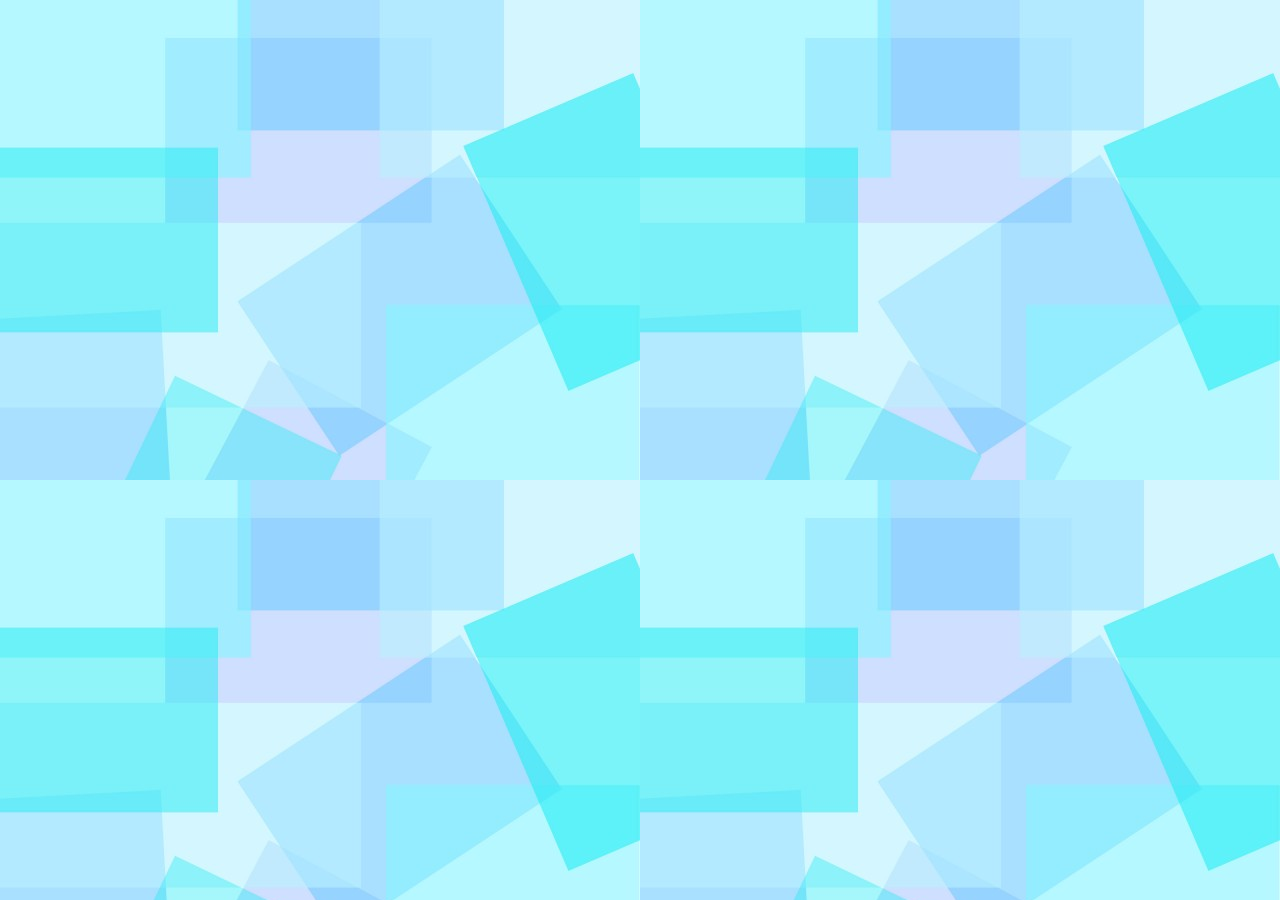
<file: index.html>
<!DOCTYPE html>
<html lang="ja">
<head>
    <meta charset="UTF-8">
    <meta http-equiv="X-UA-Compatible" content="IE=edge">
    <meta name="viewport" content="width=device-width, initial-scale=1.0">
    <link rel="stylesheet" href="./css/index_page.css">
    <title>yuu_love56n profile top page</title>
</head>
<body>
        <div class="container">
            <div class="title">
                <!-- タイトル左ハート -->
                <svg x="0px" y="0px" viewBox="0 0 60 60" fill="#a5d297" class="hert_left">
                    <path d="M53.8,19.5C51,10.8,38.1,13.3,35,19.7c-4.2-6-5.1-21.6-15.9-19.5c-20.7,8.3-6,39.2,1.9,48.7c3.8,4.3,9.7,13.4,16.1,10.6c-0.3-2-1.6-1.7-2.9-2.7c-3.4-3.4-7-6.7-10.1-10.4C16.6,35.3,6.5,14.3,19.3,3.6H21c8.1,7.5,10.3,22.2,12,33.3c0.3,0.1,0.7,0.3,1,0.5c5.8,0,1.5-6.3,2.4-10.1c8.3-21.8,23.6-3.9,1.7,19.8c0,0.7,0.1,1.2,0.2,1.7c1,0.1,1.9,0.2,2.9,0.2C48.6,41.5,55,31.2,53.8,19.5z"></path>
                </svg>
                <!-- タイトル右のハート -->
                <svg x="0px" y="0px" viewBox="0 0 60 60" fill="#a5d297" class="hert_right">
                    <path d="M53.8,19.5C51,10.8,38.1,13.3,35,19.7c-4.2-6-5.1-21.6-15.9-19.5c-20.7,8.3-6,39.2,1.9,48.7c3.8,4.3,9.7,13.4,16.1,10.6c-0.3-2-1.6-1.7-2.9-2.7c-3.4-3.4-7-6.7-10.1-10.4C16.6,35.3,6.5,14.3,19.3,3.6H21c8.1,7.5,10.3,22.2,12,33.3c0.3,0.1,0.7,0.3,1,0.5c5.8,0,1.5-6.3,2.4-10.1c8.3-21.8,23.6-3.9,1.7,19.8c0,0.7,0.1,1.2,0.2,1.7c1,0.1,1.9,0.2,2.9,0.2C48.6,41.5,55,31.2,53.8,19.5z"></path>
                </svg>
                <!-- タイトル左の雲 -->
                <svg x="0px" y="0px" viewBox="0 0 60 60" fill="#e5a673" class="cloud_left">
                    <path d="M56.4,37.6c7-6.5,3-16.2-6.5-15.4c0.3-17.5-28.5-17.2-31-0.4V22C6.8,14.2-2.1,33.4,1.7,43.6c2.8,9.1,17.1,10.6,22.9,5.2c5.3,5.7,13.6,1.9,16.6-3.3c0.7,0.2,0.3,0.4,0.7,0.7c0.6,0.4,1.9,0.8,2.5,1c2.6,0.6,5.4,1.6,8.2,1.9C59.7,48.4,62.4,41.3,56.4,37.6z M55.2,45.6c-4.4,3.4-8.8-2.5-13.1-1.2c0.4-2-1.6-2.2-3-1.3c-1.8,3.3-7.3,8.5-11.4,4.3c-0.1-0.3,0-0.1-0.1-0.3c0-1,0.7-1.8,1.3-2.2c-0.2-1.6-2.4-2-3.6-2.8c-0.9,0.1-1.1,0.4-1.8,0.6c-0.2,0.7-0.3,1.7,0.1,2.2c0,1.7-1,1.5-2.1,2.2c-0.9,0.6-1.7,1.4-2.8,1.8C8.8,51.8,2,44,4.2,34c1.8-4.4,3.1-9.6,7.7-11.6c2.4-0.9,5.7,2.2,7.1,1.3c0.9,0.2,1.7,2.1,3.1,1.3h0.3c-3.5-14.2,24.1-20.2,24-2.7c-0.4,2-1.7,3.5-0.7,5.2c2.5,0.2,3.4-0.9,4-2.8c3.3-0.6,4.2,1.2,6.1,2.1C57.4,33,55.3,36.3,49,37l-0.1,0.1c0,0.7,0.1,1.1,0.3,1.5C52.8,38,59.4,41.7,55.2,45.6z"></path>
                </svg>
                <!-- タイトル右の雲 -->
                <svg x="0px" y="0px" viewBox="0 0 60 60" fill="#e5a673" class="cloud_right">
                    <path d="M56.4,37.6c7-6.5,3-16.2-6.5-15.4c0.3-17.5-28.5-17.2-31-0.4V22C6.8,14.2-2.1,33.4,1.7,43.6c2.8,9.1,17.1,10.6,22.9,5.2c5.3,5.7,13.6,1.9,16.6-3.3c0.7,0.2,0.3,0.4,0.7,0.7c0.6,0.4,1.9,0.8,2.5,1c2.6,0.6,5.4,1.6,8.2,1.9C59.7,48.4,62.4,41.3,56.4,37.6z M55.2,45.6c-4.4,3.4-8.8-2.5-13.1-1.2c0.4-2-1.6-2.2-3-1.3c-1.8,3.3-7.3,8.5-11.4,4.3c-0.1-0.3,0-0.1-0.1-0.3c0-1,0.7-1.8,1.3-2.2c-0.2-1.6-2.4-2-3.6-2.8c-0.9,0.1-1.1,0.4-1.8,0.6c-0.2,0.7-0.3,1.7,0.1,2.2c0,1.7-1,1.5-2.1,2.2c-0.9,0.6-1.7,1.4-2.8,1.8C8.8,51.8,2,44,4.2,34c1.8-4.4,3.1-9.6,7.7-11.6c2.4-0.9,5.7,2.2,7.1,1.3c0.9,0.2,1.7,2.1,3.1,1.3h0.3c-3.5-14.2,24.1-20.2,24-2.7c-0.4,2-1.7,3.5-0.7,5.2c2.5,0.2,3.4-0.9,4-2.8c3.3-0.6,4.2,1.2,6.1,2.1C57.4,33,55.3,36.3,49,37l-0.1,0.1c0,0.7,0.1,1.1,0.3,1.5C52.8,38,59.4,41.7,55.2,45.6z"></path>
                </svg>
                <h2>閲覧ありがとうございます!<br>もしよければ最後まで見ていってください♡</h2>
            </div>
            <div class="introduction">
                <!-- ころんくんのイラスト -->
                <img src="./img/index/index_colon.png" alt="index_colon56n" class="stpr_colon">
                <ul>
                    <li><a href="./html/My_profile.html">🍓私のプロフィールはこちら🍓</a></li>
                    <br>
                    <li><a href="./html/colon_profile.html">♡推し様の紹介はこちら♡</a></li>
                    <br>
                    <li><a href="./html/LoveFF.html">🎀大好きなFFたち🎀</a></li>
                </ul>
            </div>
            <div class="ichigono_oji_store_and_stpr">
                <!-- おうじ商店へのリンクとイラスト -->
                <a href="https://stpr-official.com/" class="ichigono_oji_store"><img src="./img/index/indexhtml_ichigono_oji_store.jpg" alt="ichigono_oji_store" class="ichigono_oji_store"></a>                
            </div>
        </div>
    </body>
</html>
<!-- http://127.0.0.1:5500/WebDev/yuu_love56n_profile/index.html -->
</file>
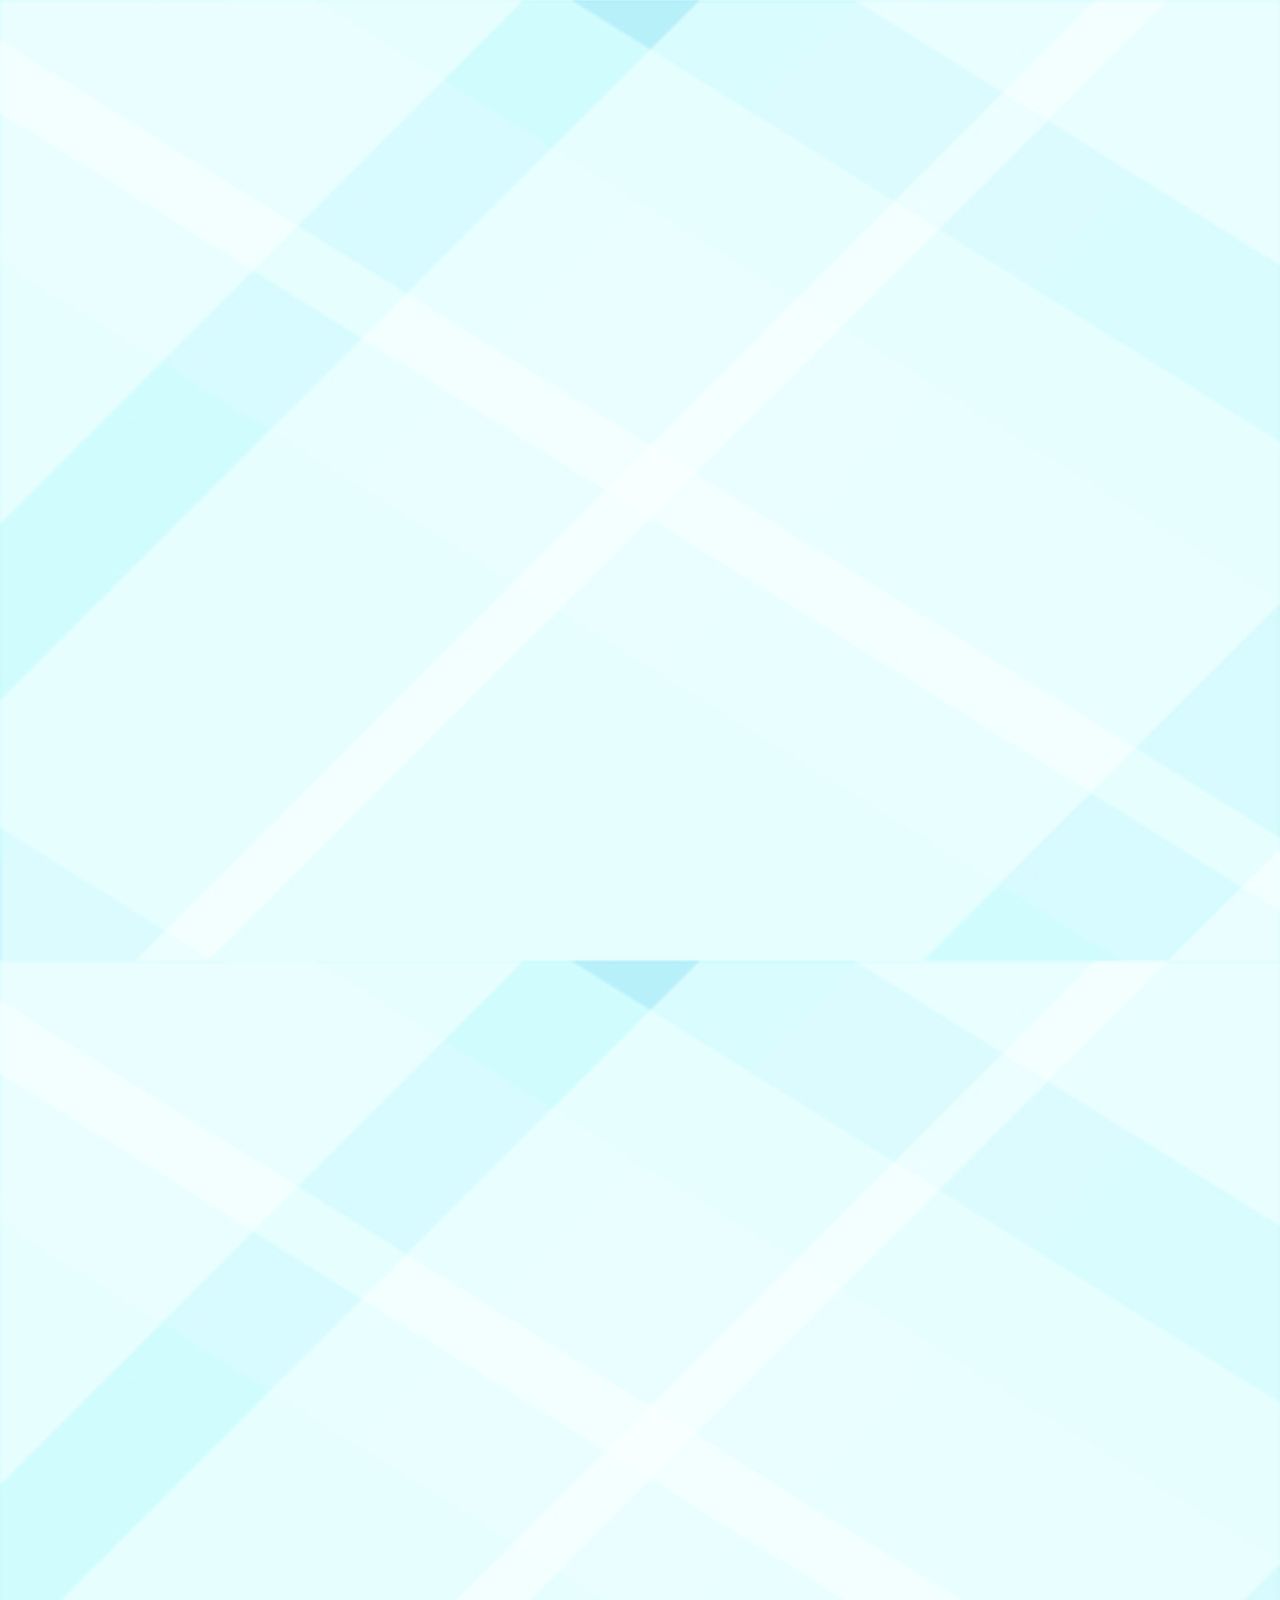
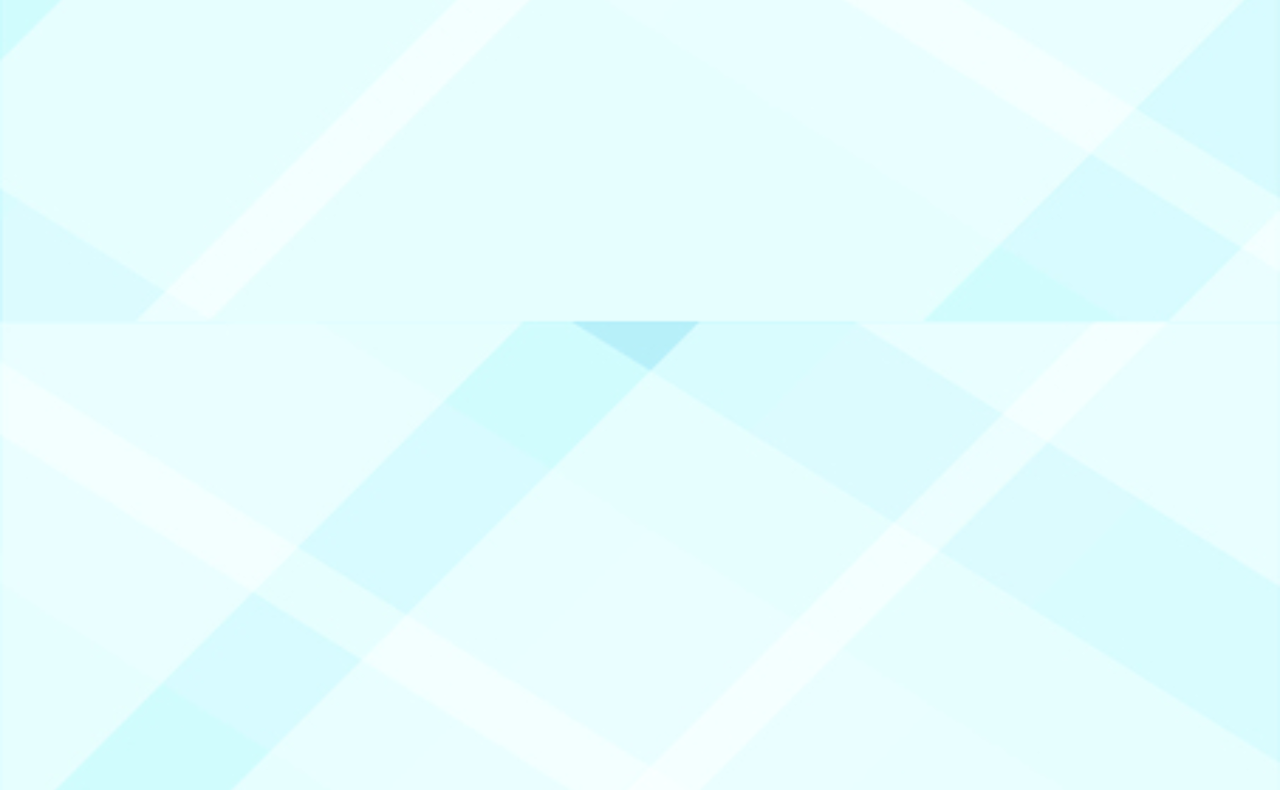
<file: html/LoveFF.html>
<!DOCTYPE html>
<html lang="ja">
<head>
    <meta charset="UTF-8">
    <meta http-equiv="X-UA-Compatible" content="IE=edge">
    <meta name="viewport" content="width=device-width, initial-scale=1.0">
    <link rel="stylesheet" href="https://stackpath.bootstrapcdn.com/bootstrap/4.5.0/css/bootstrap.min.css" integrity="sha384-9aIt2nRpC12Uk9gS9baDl411NQApFmC26EwAOH8WgZl5MYYxFfc+NcPb1dKGj7Sk" crossorigin="anonymous">
    <link rel="stylesheet" href="../css/LoveFF.css">
    <link rel="stylesheet" href="../css/sanitize.css">
    <title>♡安定さん♡</title>
</head>
<body>
    <div class="container">
        <h2>♡大好きなFFたち♡</h2>
        <div class="Stable">
            <h3>🎀安定さん🎀</h3>
            <ul>
                <li>しず : 毎日のように話してくれる安定！大好き！また遊ぼうね</li><br>
                <li>りお : まだ遊んだことないから一緒に遊びたい！大好き！</li><br>
                <li>ねる : 繋がったばっかなのにめちゃくちゃ仲良くしてくれて幸せ！</li><br>
                <li>めあくん : いつも仲良くしてくれる大好きな男性リスナーさん!</li><br>
                <li>みは : 最近めっちゃLINEで絡み始めた！もっともっと絡めるように自発いく！</li><br>
                <li>ゆうちゃん : LINEでもTwitterでもたくさん絡んでくれて本当に安定の仲！これからもよろしくね</li><br>
                <li>はる : 最近絡みが少なすぎてはる不足😭</li><br>
                <li>はるちゃ : 会いたい！大好き！</li><br>
            </ul>
        </div>
        
        <div class="Love">
            <h3>👑特に大好きなFF👑</h3>
            <ul>
                <li>まりん : ツイキャスで出会ってからたくさん話してくれて本当に感謝！大好きだよ！これからもたくさん仲良くしてね</li><br>
                <li>ろろあ : いつもスペでたくさん話してくれてうれしい！もっともっと絡みに行くね！</li><br>
                <li>立花ここ : スペで仲良くなってからたくさん仲良くしてくれて本当にうれしいよ！これからもよろしくね！</li><br>
                <li>ねる : 繋がったばっかなのにめちゃくちゃ仲良くしてくれて幸せ！</li><br>
                <li>ぴよひよ : 最近忙しそうだね。あんまり話せてないけどまた落ち着いて話せるときに話そうね！</li><br>
                <li>あいね : LINEでたくさん話してくれてうれしい！もっと話そ！</li><br>
                <li>ゆめの : まさか僕が気になりさんだったなんて思わなかった…今度たくさん話そう！</li><br>
            </ul>
        </div>

        <div class="Like_to_more">
            <h3>🍓大好きなFF🍓</h3>
            <ul><li>りなち : つながったばっかの時からDMで話してくれてありがとう！通話してた時寝落ちしちゃってごめんね💦</li><br>
                <li>はるさ : 最近話せてない…話したいよ😭</li><br>
                <li>ぱぴ : いつも相談してくれてるのに役に立てなくて本当にごめんね、、、</li><br>
                <li>さく : 繋がったばっかの時から仲良くしてくれてうれしい！大好き！</li><br>
                <li>みる : 本当は絡みたいのになかなか絡みに行けてないからもっと自発行くね！</li><br>
                <li>くるみ : 最初誕生日一緒でめっちゃわいたの覚えてる！またたくさん話したい！</li><br>
                <li>りおん : 毎日話してくれてありがとう！忙しいとき結構LINE返せてないときあるけど頑張って返すね、、、もっと話したい</li><br>
                <li>ゆん : 最近絡んでないけど実はめっちゃ絡みたい…</li><br>
                <li>ゆな : 久しぶり！自発頑張る！</li><br>
                <li>みこ : 最近絡んでなさすぎてでもちょっと気になってた…自発行きます！</li><br>
                <li>のあ : いつも自発来てくれてありがとう！返信できない時が時々あるけどちゃんと見てるからね！僕も自発行けるように頑張る！</li><br>
                <li>りの : 最近よく自発来てくれる子！しっかり認識してるよ！僕からも自発行けるように頑張るね</li><br>
                <li>しおり : 最初は結構絡んでたけど最近絡んでないから自発行く！DMも行く！</li><br>
            </ul>
        </div>
    </div>
    <a href="#"><button class="page_top">PAGETOP</button></a>
</body>
</html>
</file>
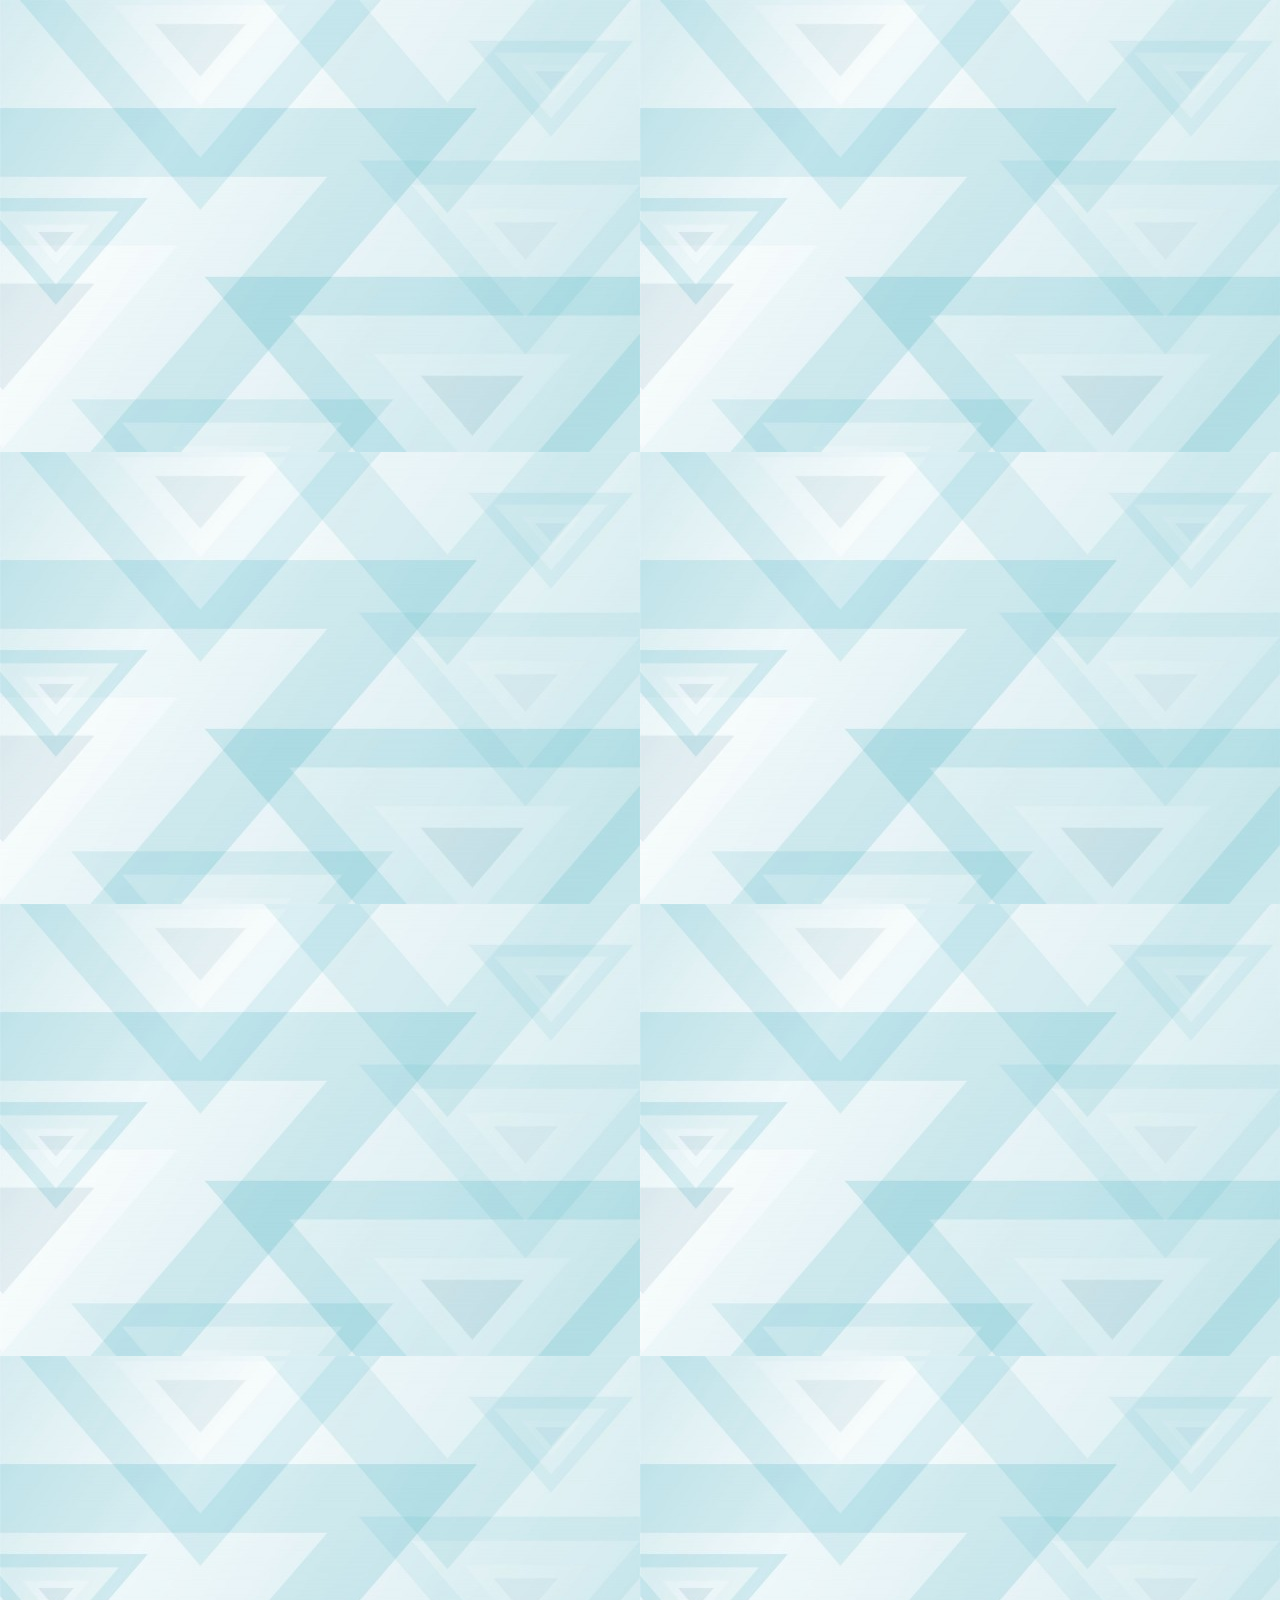
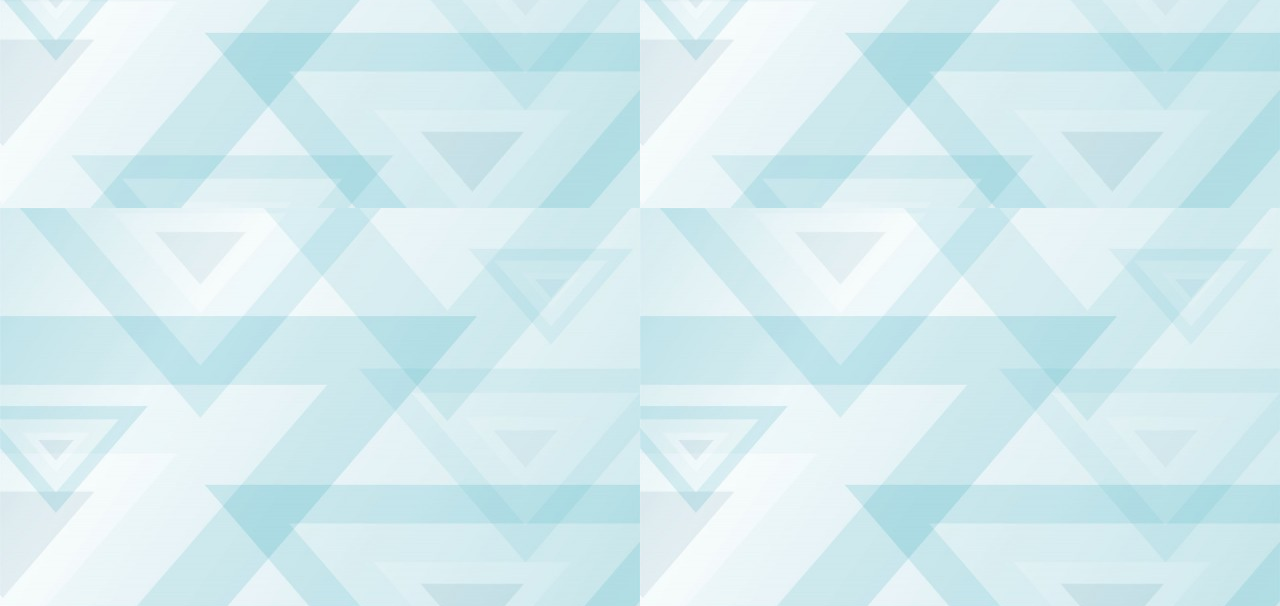
<file: html/My_profile.html>
<!DOCTYPE html>
<html lang="ja">
<head>
    <meta charset="UTF-8">
    <meta http-equiv="X-UA-Compatible" content="IE=edge">
    <meta name="viewport" content="width=device-width, initial-scale=1.0">
    <link rel="stylesheet" href="../css/sanitize.css">
    <link rel="stylesheet" href="../css/My_profile.css">
    <title>ゆうのプロフィール</title>
</head>
    <body>      
        <div class="container">
                <h2 class="profile_title">🎀ゆうのプロフィール🎀</h2>
                
                
                    <h3 class="sns_title">👑 𝓢𝓝𝓢 𝓐𝓬𝓬𝓸𝓾𝓷𝓽 👑</h3> 
                <div class="sns">    
                     <div class="twitter">
                        <h4>𝓣𝔀𝓲𝓽𝓽𝓮𝓻</h4>
                        <a href="https://twitter.com/yuu_love56N" class="twitter_yuu_love56n"><img src="../img/my_profile/twitter_yuu_love56n.jpg" alt="twitter_yuu_love56n" class="twitter_yuu_love56n_img"></a>
                    </div>
                    <div class="instagram">
                    <h4>𝓘𝓷𝓼𝓽𝓪𝓰𝓻𝓪𝓶</h4> 
                        <a href="https://www.instagram.com/yuu_luv56n/" class="insta_yuu_love56n"><img src="../img/my_profile/instagram_yuu_love56n.jpg" alt="insta_yuu_love56n" class="insta_yuu_love56n_img"></a>
                    </div>
                </div>
                 
                <div class="base_info">
                    <h3 class="base_info_title">👑 𝓹𝓻𝓸𝓯𝓲𝓵𝓮 👑</h3>
                    <ul class="base">
                        <li>🍓𝓝𝓪𝓶𝓮 : ゆう</li>
                        <li>🍓𝓢𝓮𝔁 : 男</li>
                        <li>🍓𝓐𝓰𝓮 : 19歳</li>
                        <li>🍓義務教育終了済み</li>
                        <li>🍓𝓑𝓲𝓻𝓽𝓱𝓭𝓪𝔂 : 2002年11月27日</li>
                        <li>🍓𝓗𝓮𝓲𝓰𝓱𝓽 : 153cm</li>
                        <li>🍓𝓛𝓲𝓿𝓮 : 関東</li>
                        <li>🍓𝓗𝓸𝓫𝓫𝔂 : 料理,お菓子作り</li>
                        <li>🍓𝓛𝓸𝓿𝓮 : ころんくん since 16th February 2022</li>
                    </ul>
                     <ul class="base2">
                        <li>男性リスナー</li>
                        <li>絵文字</li>
                        <li>濃い絡み</li>
                    </ul>
                    <p class="warning">※上記に当てはまります。苦手な人はBackでお願いします。</p>
                </div>
                <div class="understand">
                    <h3>👑𝓾𝓷𝓭𝓮𝓻𝓼𝓽𝓪𝓷𝓭👑</h3>
                    <ul class="understand_list">
                        <li>🍓同担</li><br>
                        <li>🍓同担拒否</li><br>
                        <li>🍓親金</li><br>
                        <li>🍓リアコ</li><br>
                        <li>🍓腐男子,腐女子</li><br>
                        <li>🍓濃い絡み</li>
                    </ul>
                
                </div>
                <div class="cannot_understand">
                    <h3>👑 𝓒𝓪𝓷𝓷𝓸𝓽 𝓾𝓷𝓭𝓮𝓻𝓼𝓽𝓪𝓷𝓭 👑</h3>
                    <ul class="cannot_understand_list">
                        <li>🍓マウント厨</li><br>
                        <li>🍓過度な同担拒否</li><br>
                        <li>🍓暴言など他人を不快にさせる言葉を発する人</li><br>
                        <li>🍓歴盛り</li><br>
                        <li>🍓推し様のことを悪く言う人</li>
                    </ul>
                </div>
                <div class="stpr">
                    <h3>👑 すとぷりとの出会い 👑</h3>
                    <div class="stpr_sentence">
                        <p>
                            僕がすとぷりに最初に出会った時の曲は「ノンファンタジー」の歌ってみたでした。すとぷりのことを全く知らない僕がこの歌をきいてなぜか元気が出て、その日から２年以上ほぼ毎日聴いてました。               
                        </p>
                        <p>
                            気になって活動をのぞいてみると、ゲーム実況をしてたり、引き語り配信をしていたり、オリジナル曲も出していて元気をくれるグループだなって思いました。
                            最初は推すという感覚はないけど一番好きと言っても過言ではないグループになっていました。
                            
                        </p>
                        <p>
                            すとぷりが大好きになって数年たったらころんくんの笑い方や、楽しそうに実況してる配信、動画でたくさん元気をもらってドハマりして、推すことを決めました。
                        </p>
                    </div>
                </div>
                
                <a href="#"><button class="page_top">PAGETOP</button></a>
            </div>
    </body>
</html>
</file>
<file: css/index_page.css>
@import url("./sanitize.css");
    body{
    
        background-image: url("../img/index/index_back.jpg");
        background-color: rgb(103, 212, 239);
    }
    div.title{
        display: flex;
    }
    
    h2{
        /* background-color: rgb(17, 20, 20); */
        text-align: center; 
        color: rgb(16, 179, 208);
        margin-top: 30px;
        width: 100%;
        animation-name: fade_down_title;
        animation-duration: 1.5s;
        animation-fill-mode: forwards;
        opacity: 0;
    }
  
@keyframes fade_down_title{
    from{
        opacity: 0;
        transform: translateY(-100px);
    }
    to{
        opacity: 1;
    }
}
    a:hover{
        color: red;
    }
    a{
        font-size: 20px;
        color: blueviolet;
        font-weight: bold;
    }

    ul{
    
        text-align: center;
        list-style-type: none;
        animation-name: fade_left_link;
        animation-duration: 3s;
        animation-fill-mode: forwards;
        opacity: 0;
    }
    @keyframes fade_left_link{
        from{
            opacity: 0;
            transform: translateX(100px);
        }
        to{
            opacity: 1;
        }
    }
    .introduction{
        display: flex;
        justify-content: center;
    }
    img.stpr_colon{
        display: block;
        width: 18%;
        height: auto;
        margin-bottom: 3%;
        animation-name: fade_right_colon_img;
        animation-duration: 5s;
        animation-fill-mode: forwards;
        opacity: 0;
    }
@keyframes fade_right_colon_img{
        from{
            opacity: 0;
            transform: translateX(-100px);
        }
        to{
            opacity: 1;
        }
}
img.ichigono_oji_store{
    display: block;
    width: 18%;
    height: auto;
    position:fixed;
    right: 36%;
    bottom: auto;
    animation-name: fade_right_ichigono_oji_store;
    animation-duration: 3s;
    animation-fill-mode: forwards;
    opacity: 0;
}
img.ichigono_oji_store:hover{
    border: 1px solid rgb(253, 190, 201);   
}
@keyframes fade_right_ichigono_oji_store{
    from{
        opacity: 0;
        transform: translateX(500px);
    }
    to{
        opacity: 1;
    }
}
a{
    font-size: 130%;
    font-weight: bold;
}
svg.hert_left{
    fill: rgb(251, 141, 234);
    width: 7%;
    height: auto;
    position: absolute;
    left: 20%;
    top: 2%;
    transform: rotate(-30deg);
    animation-name: fade_in_right_hert;
    animation-duration: 7s;
    animation-fill-mode: forwards;
    opacity: 0;
}
@keyframes fade_in_right_hert{
    from{
        opacity: 0;
        transform: translate(-300px);
    }
    to{
        opacity: 1;
    }
}

svg.hert_right{
    fill: rgb(251, 141, 234);
    width: 7%;
    height: auto;
    position: absolute;
    right: 20%;
    top: 2%;
    transform: rotate(-30deg);
    animation-name: fade_in_left_hert;
    animation-delay: .5s;
    animation-duration: 7s;
    animation-fill-mode: forwards;
    opacity: 0;
}
@keyframes fade_in_left_hert{
    from{
        opacity: 0;
    }
    to{
        opacity: 1;
    }
}
svg.cloud_left{
    width: 9%;
    height: auto;
    fill: rgb(12, 107, 191);
    position: absolute;
    left: 9%;
    top: 2%;
    animation-name: fade_in_left_cloud;
    animation-duration: 10s;
    animation-fill-mode: forwards;
    animation-direction: alternate;
    animation-iteration-count: infinite;
    opacity: 0;
}

@keyframes fade_in_left_cloud{
    from{
        opacity: 0;
        transform: translate(-300px);
    }
    to{
        opacity: 1;
    }
}

svg.cloud_right{
    width: 9%;
    height: auto;
    position: absolute;
    right: 9%;
    top: 2%;
    animation-name: fade_in_right_cloud;
    animation-duration: 10s;
    animation-fill-mode: forwards;
    animation-direction: alternate;
    animation-iteration-count: infinite;
    opacity: 0; 
}

@keyframes fade_in_right_cloud{
    from{
        opacity: 0;
    }
    to{
        opacity: 1;
    }
}
/*[base64] */
@media screen and (max-width:2700px){
    h2{
        /* background-color:black ; */
        font-size: 250%;
        margin-bottom: 8%;
    }
    img.stpr_colon{
        width: 12%;
        height: auto;
        margin-right:10% ;
    }
    img.ichigono_oji_store{
        width: 12%;
        height: auto;
        position: fixed;
        right: 40%;
        bottom: auto;
    }
    .introduction{
        font-size: 150%;
    }
}
/*[base64] */
@media screen and (max-width:1925px) {/*BreakPoint max-width 1925 min-width 1766 */
    h2{
        /* background-color:aqua; */
        font-size: 240%;
        text-align: center;
        color: rgb(16, 179, 208);
        margin-top: 30px;
        margin-bottom: 5%;
        width: 100%;
    }
    img.stpr_colon{
        width: 12%;
        height: auto;
        margin-right:6% ;
    }
    img.ichigono_oji_store{
        width: 12%;
        height: auto;
        position: fixed;
        right: 43%;
        bottom: auto;
    }
    a{
        font-size: 140%;
    }
    svg.hert_left{
        width: 7%;
        height: auto;
        left: 20%;
    }
    svg.hert_right{
        width: 7%;
        height: auto;
        right: 20%;
    }
    
}
/*[base64] */
@media screen and (max-width:1200px) {/*BreakPoint max-width 1200 min-width 900 */
    h2{
        font-size: 200%;
        /* background-color:blue; */
        text-align: center;
        color: rgb(16, 179, 208);
        margin-top: 30px;
        margin-bottom: 8%;
        width: 100%;
    }

    img.stpr_colon{
        width: 15%;
        height: auto;
    }
    img.ichigono_oji_store{
        width: 15%;
        height: auto;
        position: fixed;
        right: 40%;
        bottom: auto;
        /* border: 1px solid red; */
    }
    svg.cloud{
        right: 62%;
    }
}
/*[base64] */
@media screen and (max-width:834px) {/*BreakPoint max-834 min-600  */
    h2{
        /* background-color: orange; */
        /* color: red; */
        color: rgb(16, 179, 208);
        font-size: 27px;
        width: 100%;
    }
    img.stpr_colon{
        width: 25%;
        height: auto;
        margin-left: 10px;

    }
    img.ichigono_oji_store{
        margin-top: 10%;
        width: 25%;
        height: auto;
        position: fixed;
        right: 30%;
        bottom: auto;
        /* border: 1px solid red; */
    }
    svg.hert_left{
        width: 10%;
        height: auto;
        left: 13%;
    }
    svg.hert_right{
        width: 10%;
        height: auto;
        right: 13%;
    }
      
    a{
        font-size: 22px;
        font-weight: bold;
        color: blueviolet;
    }
    .container{
        margin-top: 2%;
        overflow-x: hidden;
        overflow-y: hidden;
    } 
}   
    svg.cloud_right{
        right: 2%;
    }
    svg.cloud_left{
        left: 2%;
    }
/* 
*{ 
    outline: 1px solid red;
}
*/
/*[base64] */
@media screen and (max-width:425px) {/* BreakPoint max-412 min-370 */
    h2{
        /* background-color: blueviolet; */
        /* color: red; */
        font-size: 105%;
        margin-bottom: 20%;
        width: 100%;
    }
    svg.hert_left{
        width: 14%;
        height: auto;
        left: 10%;
    }
    svg.hert_right{
        width: 14%;
        height: auto;
        right: 9%;
    }
    img.stpr_colon{
        width: 36%;
        height: auto;
        margin-top: 11%;
        margin-left: 10px;
    }
    img.ichigono_oji_store{
        width: 36%;
        height: auto;
        position: fixed;
        right: 16%;
        bottom: auto;
    }
        
    a{
        font-size: 66%;

    }
    .container{
        margin-top: 5%;
        margin-bottom: 1px;
    } 
}
</file>
<file: css/LoveFF.css>
h2,h3{
    text-align: center;
}
body{
    background-image: url("../img/loveFF/loveFF_back.jpg");
    background-size: 100% auto;
}
h2{
    /* background-color: red; */
    width: 100%;
    margin-top: 2%;
    margin-bottom: 3%;
    color: rgb(12, 196, 196);
    font-weight: bold;
    animation-name: fade_in_title;
    animation-duration: 7s;
    animation-fill-mode: forwards;
    opacity: 0;
}
@keyframes fade_in_title{
    from{
        opacity: 0;
    }
    to{
        opacity: 1;
    }
}
h3{
    /* background-color: blue; */
    margin-top: 2%;
    margin-bottom: 3%;
    color: rgb(12, 196, 196);
    font-weight: bold;
}
th{
    text-align: center;
}
li{
    /* border: 1px solid blue; */
    font-size: 110%;
    font-weight: bold;
    list-style-type: none;
    text-indent: 10px;
    color: rgb(7, 194, 241);
}
li::before{
    content: "👑";
}

.Stable{
    margin-bottom: 3%;
    animation-name: fade_right_Stable;
    animation-duration: 3s;
    animation-fill-mode: forwards;
    opacity: 0;
}
@keyframes fade_right_Stable{
    from{
        opacity: 0;
        transform: translateX(-100px);
    }
    to{
        opacity: 1;
    }
}
.Love{
    margin-bottom: 3%;
    animation-name: fade_right_love;
    animation-duration: 3s;
    animation-fill-mode: forwards;
    opacity: 0;
}
@keyframes fade_right_love{
    from{
        opacity: 0;
        transform: translateX(-100px);
    }
    to{
        opacity: 1;
    }
}
.Like_to_more{
    margin-bottom: 3%;
    padding-left: 4%;
    animation-name: fade_right_love_to_more;
    animation-duration: 3s;
    animation-fill-mode: forwards;
    opacity: 0;
}
@keyframes fade_right_love_to_more{
    from{
        opacity: 0;
        transform: translateX(-100px);
    }
    to{
        opacity: 1;
    }
}
.Stable,.Love,.Like_to_more{
    border: 5px double rgb(15, 191, 235);
}
.page_top{
    display: block;
    right: 1%;
    box-sizing: border-box;
    background: #FFF;
    border: 1px solid #999;
    padding-top: 9px;
    margin-top: 17%;
    text-align: center;
    letter-spacing: -1px;
    font-size: 75%;
    text-decoration: none;
    color: #333;
    opacity: 0.5;
    position: absolute;
    height: 80px;
    line-height: auto;
    width: 80px;
    opacity: 0.6;
    background-color: rgb(126, 240, 240);
    border-radius: 70px;
    position: absolute;
    right: 1%;
    animation-name: fade_left_page_top;
    animation-duration: 3s;
    animation-fill-mode: forwards;
    opacity: 0;
}
@keyframes fade_left_page_top{
    from{
        opacity: 0;
        transform: translateX(-100px);
    }
    to{
        opacity: 1;
    }
}

.page_top::before{
    content: "";
    display: block;
    border-top: 2px solid #333;
    border-right: 2px solid #333;
    width: 10%;
    height: 10%;
    top: 25%;
    left: 0;
    right: 0;
    margin: auto;
    position: absolute;
    transform: rotate(-45deg);
    
}
.container{
    margin-top: 5%;
    margin-bottom: 1px;
    overflow: hidden;
} 
 
/* *{ 
    outline: 1px solid red;
}
*/
/*[base64] */
@media screen and (max-width:1925px) {/*BreakPoint max-width 1925 min-width 1766 */
    h2{
         /* background-color:aqua;  */
        font-size: 240%;
        text-align: center;
        color: rgb(12, 196, 196);
        margin-top: 30px;
        margin-bottom: 5%;
        width: 100%;
    }
    img.stpr_colon{
        width: 12%;
        height: auto;
        margin-right:6% ;
    }
    img.ichigono_oji_store{
        width: 12%;
        height: auto;
        position: fixed;
        right: 43%;
        bottom: auto;
    }
    a{
        font-size: 140%;
    }
    
}
@media screen and (max-width:1200px) {/*BreakPoint max-width 1200 min-width 900 */
    h2{
        font-size: 220%;
         /* background-color:red;  */
        text-align: center;
        color: rgb(12, 196, 196);
        margin-top: 30px;
        margin-bottom: 8%;
        width: 100%;
    }

    img.stpr_colon{
        width: 15%;
        height: auto;
    }
    img.ichigono_oji_store{
        width: 15%;
        height: auto;
        position: fixed;
        right: 40%;
        bottom: auto;
        /* border: 1px solid red; */
    }

}
/*[base64] */
@media screen and (max-width:834px) {/*BreakPoint max-834 min-600  */
    h2{
         /* background-color: orange;  */
        /* color: red; */
        font-size: 27px;
        width: 100%;
    }
    img.stpr_colon{
        width: 25%;
        height: auto;
        margin-left: 10px;

    }
    img.ichigono_oji_store{
        width: 25%;
        height: auto;
        position: fixed;
        right: 30%;
        bottom: auto;
        /* border: 1px solid red; */
    }
      
    a{
        font-size: 22px;
        font-weight: bold;
    }
    .container{
        margin-top: 2%;
        max-width: 100%;
    } 
}
/*[base64] */
@media screen and (max-width:425px) {/* BreakPoint max-412 min-370 */
    h2{
        /* background-color: blueviolet; */
        /* color: red; */
        font-size: 140%;
        margin-bottom: 10%;
        width: 100%;
    }
    h3{
        font-size: 115%;
    }
    img.stpr_colon{
        width: 36%;
        height: auto;
        margin-top: 11%;
        margin-left: 10px;
    }
    img.ichigono_oji_store{
        width: 36%;
        height: auto;
        position: fixed;
        right: 16%;
        bottom: auto;
    }
    a{
        font-size: 66%;

    }
    li{
        font-size: 77%;
    }
    .container{
        margin-top: 5%;
        margin-bottom: 1px;
        overflow-x: hidden;
    } 
    .page_top{
        font-size: 110%;
    }
}
</file>
<file: css/sanitize.css>
/* Document
 * ========================================================================== */

/**
 * Add border box sizing in all browsers (opinionated).
 */

*,
::before,
::after {
  box-sizing: border-box;
}

/**
 * 1. Add text decoration inheritance in all browsers (opinionated).
 * 2. Add vertical alignment inheritance in all browsers (opinionated).
 */

::before,
::after {
  text-decoration: inherit; /* 1 */
  vertical-align: inherit; /* 2 */
}

/**
 * 1. Use the default cursor in all browsers (opinionated).
 * 2. Change the line height in all browsers (opinionated).
 * 3. Use a 4-space tab width in all browsers (opinionated).
 * 4. Remove the grey highlight on links in iOS (opinionated).
 * 5. Prevent adjustments of font size after orientation changes in
 *    IE on Windows Phone and in iOS.
 * 6. Breaks words to prevent overflow in all browsers (opinionated).
 */

html {
  cursor: default; /* 1 */
  line-height: 1.5; /* 2 */
  -moz-tab-size: 4; /* 3 */
  tab-size: 4; /* 3 */
  -webkit-tap-highlight-color: transparent /* 4 */;
  -ms-text-size-adjust: 100%; /* 5 */
  -webkit-text-size-adjust: 100%; /* 5 */
  word-break: break-word; /* 6 */
}

/* Sections
 * ========================================================================== */

/**
 * Remove the margin in all browsers (opinionated).
 */

body {
  margin: 0;
}

/**
 * Correct the font size and margin on `h1` elements within `section` and
 * `article` contexts in Chrome, Edge, Firefox, and Safari.
 */

h1 {
  font-size: 2em;
  margin: 0.67em 0;
}

/* Grouping content
 * ========================================================================== */

/**
 * Remove the margin on nested lists in Chrome, Edge, IE, and Safari.
 */

dl dl,
dl ol,
dl ul,
ol dl,
ul dl {
  margin: 0;
}

/**
 * Remove the margin on nested lists in Edge 18- and IE.
 */

ol ol,
ol ul,
ul ol,
ul ul {
  margin: 0;
}

/**
 * 1. Add the correct sizing in Firefox.
 * 2. Show the overflow in Edge 18- and IE.
 */

hr {
  height: 0; /* 1 */
  overflow: visible; /* 2 */
}

/**
 * Add the correct display in IE.
 */

main {
  display: block;
}

/**
 * Remove the list style on navigation lists in all browsers (opinionated).
 */

nav ol,
nav ul {
  list-style: none;
  padding: 0;
}

/**
 * 1. Correct the inheritance and scaling of font size in all browsers.
 * 2. Correct the odd `em` font sizing in all browsers.
 */

pre {
  font-family: monospace, monospace; /* 1 */
  font-size: 1em; /* 2 */
}

/* Text-level semantics
 * ========================================================================== */

/**
 * Remove the gray background on active links in IE 10.
 */

a {
  background-color: transparent;
}

/**
 * Add the correct text decoration in Edge 18-, IE, and Safari.
 */

abbr[title] {
  text-decoration: underline;
  text-decoration: underline dotted;
}

/**
 * Add the correct font weight in Chrome, Edge, and Safari.
 */

b,
strong {
  font-weight: bolder;
}

/**
 * 1. Correct the inheritance and scaling of font size in all browsers.
 * 2. Correct the odd `em` font sizing in all browsers.
 */

code,
kbd,
samp {
  font-family: monospace, monospace; /* 1 */
  font-size: 1em; /* 2 */
}

/**
 * Add the correct font size in all browsers.
 */

small {
  font-size: 80%;
}

/* Embedded content
 * ========================================================================== */

/*
 * Change the alignment on media elements in all browsers (opinionated).
 */

audio,
canvas,
iframe,
img,
svg,
video {
  vertical-align: middle;
}

/**
 * Add the correct display in IE 9-.
 */

audio,
video {
  display: inline-block;
}

/**
 * Add the correct display in iOS 4-7.
 */

audio:not([controls]) {
  display: none;
  height: 0;
}

/**
 * Remove the border on iframes in all browsers (opinionated).
 */

iframe {
  border-style: none;
}

/**
 * Remove the border on images within links in IE 10-.
 */

img {
  border-style: none;
}

/**
 * Change the fill color to match the text color in all browsers (opinionated).
 */

svg:not([fill]) {
  fill: currentColor;
}

/**
 * Hide the overflow in IE.
 */

svg:not(:root) {
  overflow: hidden;
}

/* Tabular data
 * ========================================================================== */

/**
 * Collapse border spacing in all browsers (opinionated).
 */

table {
  border-collapse: collapse;
}

/* Forms
 * ========================================================================== */

/**
 * Remove the margin on controls in Safari.
 */

button,
input,
select {
  margin: 0;
}

/**
 * 1. Show the overflow in IE.
 * 2. Remove the inheritance of text transform in Edge 18-, Firefox, and IE.
 */

button {
  overflow: visible; /* 1 */
  text-transform: none; /* 2 */
}

/**
 * Correct the inability to style buttons in iOS and Safari.
 */

button,
[type="button"],
[type="reset"],
[type="submit"] {
  -webkit-appearance: button;
}

/**
 * 1. Change the inconsistent appearance in all browsers (opinionated).
 * 2. Correct the padding in Firefox.
 */

fieldset {
  border: 1px solid #a0a0a0; /* 1 */
  padding: 0.35em 0.75em 0.625em; /* 2 */
}

/**
 * Show the overflow in Edge 18- and IE.
 */

input {
  overflow: visible;
}

/**
 * 1. Correct the text wrapping in Edge 18- and IE.
 * 2. Correct the color inheritance from `fieldset` elements in IE.
 */

legend {
  color: inherit; /* 2 */
  display: table; /* 1 */
  max-width: 100%; /* 1 */
  white-space: normal; /* 1 */
}

/**
 * 1. Add the correct display in Edge 18- and IE.
 * 2. Add the correct vertical alignment in Chrome, Edge, and Firefox.
 */

progress {
  display: inline-block; /* 1 */
  vertical-align: baseline; /* 2 */
}

/**
 * Remove the inheritance of text transform in Firefox.
 */

select {
  text-transform: none;
}

/**
 * 1. Remove the margin in Firefox and Safari.
 * 2. Remove the default vertical scrollbar in IE.
 * 3. Change the resize direction in all browsers (opinionated).
 */

textarea {
  margin: 0; /* 1 */
  overflow: auto; /* 2 */
  resize: vertical; /* 3 */
}

/**
 * Remove the padding in IE 10-.
 */

[type="checkbox"],
[type="radio"] {
  padding: 0;
}

/**
 * 1. Correct the odd appearance in Chrome, Edge, and Safari.
 * 2. Correct the outline style in Safari.
 */

[type="search"] {
  -webkit-appearance: textfield; /* 1 */
  outline-offset: -2px; /* 2 */
}

/**
 * Correct the cursor style of increment and decrement buttons in Safari.
 */

::-webkit-inner-spin-button,
::-webkit-outer-spin-button {
  height: auto;
}

/**
 * Correct the text style of placeholders in Chrome, Edge, and Safari.
 */

::-webkit-input-placeholder {
  color: inherit;
  opacity: 0.54;
}

/**
 * Remove the inner padding in Chrome, Edge, and Safari on macOS.
 */

::-webkit-search-decoration {
  -webkit-appearance: none;
}

/**
 * 1. Correct the inability to style upload buttons in iOS and Safari.
 * 2. Change font properties to `inherit` in Safari.
 */

::-webkit-file-upload-button {
  -webkit-appearance: button; /* 1 */
  font: inherit; /* 2 */
}

/**
 * Remove the inner border and padding of focus outlines in Firefox.
 */

::-moz-focus-inner {
  border-style: none;
  padding: 0;
}

/**
 * Restore the focus outline styles unset by the previous rule in Firefox.
 */

:-moz-focusring {
  outline: 1px dotted ButtonText;
}

/**
 * Remove the additional :invalid styles in Firefox.
 */

:-moz-ui-invalid {
  box-shadow: none;
}

/* Interactive
 * ========================================================================== */

/*
 * Add the correct display in Edge 18- and IE.
 */

details {
  display: block;
}

/*
 * Add the correct styles in Edge 18-, IE, and Safari.
 */

dialog {
  background-color: white;
  border: solid;
  color: black;
  display: block;
  height: -moz-fit-content;
  height: -webkit-fit-content;
  height: fit-content;
  left: 0;
  margin: auto;
  padding: 1em;
  position: absolute;
  right: 0;
  width: -moz-fit-content;
  width: -webkit-fit-content;
  width: fit-content;
}

dialog:not([open]) {
  display: none;
}

/*
 * Add the correct display in all browsers.
 */

summary {
  display: list-item;
}

/* Scripting
 * ========================================================================== */

/**
 * Add the correct display in IE 9-.
 */

canvas {
  display: inline-block;
}

/**
 * Add the correct display in IE.
 */

template {
  display: none;
}

/* User interaction
 * ========================================================================== */

/*
 * 1. Remove the tapping delay in IE 10.
 * 2. Remove the tapping delay on clickable elements
      in all browsers (opinionated).
 */

a,
area,
button,
input,
label,
select,
summary,
textarea,
[tabindex] {
  -ms-touch-action: manipulation; /* 1 */
  touch-action: manipulation; /* 2 */
}

/**
 * Add the correct display in IE 10-.
 */

[hidden] {
  display: none;
}

/* Accessibility
 * ========================================================================== */

/**
 * Change the cursor on busy elements in all browsers (opinionated).
 */

[aria-busy="true"] {
  cursor: progress;
}

/*
 * Change the cursor on control elements in all browsers (opinionated).
 */

[aria-controls] {
  cursor: pointer;
}

/*
 * Change the cursor on disabled, not-editable, or otherwise
 * inoperable elements in all browsers (opinionated).
 */

[aria-disabled="true"],
[disabled] {
  cursor: not-allowed;
}

/*
 * Change the display on visually hidden accessible elements
 * in all browsers (opinionated).
 */

[aria-hidden="false"][hidden] {
  display: initial;
}

[aria-hidden="false"][hidden]:not(:focus) {
  clip: rect(0, 0, 0, 0);
  position: absolute;
}
</file>
<file: css/My_profile.css>
body{
    background-color: rgb(0,255,255);
    background-image: url("../img/my_profile/my_profile_back.jpg");

}
h3{
     background-color: rgb(126, 214, 236);
    width: 100%;
    font-size: 130%;
    font-weight: bold;
    text-align: center;
    animation-name: fade_left_h3;
    animation-duration: 2s;
    animation-fill-mode: forwards;
    opacity: 0;
    
}


@keyframes fade_left_h3{
    from{
        opacity: 0;
        transform: translateX(-100px);
    }
    to{
        opacity: 1;
    }
}


h4{ 
    font-size: 130%;
    color: rgb(12, 190, 235);
    animation-name: fade_left_snstitle;
    animation-duration: 5s;
    animation-fill-mode: forwards;
    opacity: 0;
}
@keyframes fade_left_snstitle{
    from{
        opacity: 0;
    }
    to{
        opacity: 1;
    }
}

.profile_title{
    text-align: center;
        color: rgb(12, 196, 196);
        margin-top: 30px;
        margin-bottom: 10%;
        width: 100%;
        animation-name: fade_down_title;
        animation-duration: 2s;
        animation-fill-mode: forwards;
        opacity: 0;
}
@keyframes fade_down_title{
    from{
        opacity: 0;
        transform: translateY(-100px);
    }
    to{
        opacity: 1;
    }
}

.twitter_yuu_love56n_img,.insta_yuu_love56n_img{
    margin: 10px;
    width: 100px;
    height: 100px;
    border-radius: 50px;
    animation-name: fade_right_img;
    animation-duration: 4s;
    animation-fill-mode: forwards;
    opacity: 0;
}
@keyframes fade_right_img {
    from{
        opacity: 0;
        transform: translateX(-100px);
    }
    to{
        opacity: 1;
    }
}

.sns{
    display: flex;
    justify-content: center;
}
.base_info_title{
    text-align: center;
}

.base,.base2,.understand_list,.cannot_understand_list,.stpr_sentence{
    animation-name: fade_right;
    animation-duration: 2s;
    animation-fill-mode: forwards;
    opacity: 0;
}

@keyframes fade_right{
    from{
        opacity: 0;
        transform: translateX(-100px);
    }
    to{
        opacity: 1;
    }
}

.base{
    color: rgb(7, 194, 241);
}

.base2{
    color: rgb(7, 194, 241);
}

.understand_list{
    color: rgb(7, 194, 241);
}

.cannot_understand_list{
    color: rgb(7, 194, 241);
}

.stpr_sentence{
    text-indent: 1em;
    margin-left: 4%;
    margin-right: 4%;
}

li{
    list-style-type: none;
    font-weight: bold;
}

.warning{
    display: inline-block;
    color: rgb(255,0,0);
    border: 3px solid rgb(255,0,0);
    font-weight: bold;
    margin-left: 3% ;
    animation-name: fade_right_warning;
    animation-duration: 2s;
    animation-fill-mode: forwards;
    opacity: 0;
}
@keyframes fade_right_warning{
    from{
        opacity: 0;
        transform: translateX(-100px);
    }
    to{
        opacity: 1;
    }
}

.base2 li{
    list-style-type: disc;
}
.stpr_sentence p{
    color: rgb(7, 194, 241);
    font-weight: bold;
    margin-right: 30%;
}

.page_top{
    display: block;
    right: 1%;
    box-sizing: border-box;
    background: #FFF;
    border: 1px solid #999; 
    padding-top: 9px;
    margin-top: 17%;
    text-align: center;
    letter-spacing: -1px;
    font-size: 75%;
    text-decoration: none;
    color: #333;
    opacity: 0.5;
    height: 80px;
    line-height: auto;
    width: 80px;
    opacity: 0.6;
    background-color: rgb(126, 240, 240);
    border-radius: 70px;
    position: absolute;
    right: 1%;
    animation-name: fade_left_page_top;
    animation-duration: 3s;
    animation-fill-mode: forwards;
    opacity: 0;
}

@keyframes fade_left_page_top{
    from{
        opacity: 0;
        transform: translateX(-100px);
    }
    to{
        opacity: 1;
    }
}
.page_top::before{
    content: "";
    display: block;
    border-top: 2px solid #333;
    border-right: 2px solid #333;
    width: 10%;
    height: 10%;
    top: 25%;
    left: 0;
    right: 0;
    margin: auto;
    position: absolute;
    transform: rotate(-45deg);
    
}
/*  
*{
    outline: 1px solid red;
}
*/
 img.colon{
    width: 300%;
    height: 300%;
 }

/*[base64] */
@media screen  and (max-width:1925px){/*BreakPoint max-width 1925 min-width 1766 */
    h2{
        font-size: 180%;
    }
    h3{

        font-size: 160%;
    }
    
}
/*[base64] */
@media screen  and (max-width:1200px){/*BreakPoint max-width 1200 min-width 900 */
    
    h3{
        font-size: 160%;
    }
}
/*[base64] */
@media screen  and (max-width:834px){/* BreakPoint max-834 min-600  */
    h3{
        font-size: 160%;
    }
}
/*[base64] */
@media screen  and (max-width:425px){/* BreakPoint max-412 min-360 */
    h2{
        font-size: 140%
    }
    h3{
        font-size: 150%;
    }
    .warning{
        font-size: 100%;
        margin-right: 15%;
        
    }
    .page_top{
        font-size: 130;
    }


}
</file>
